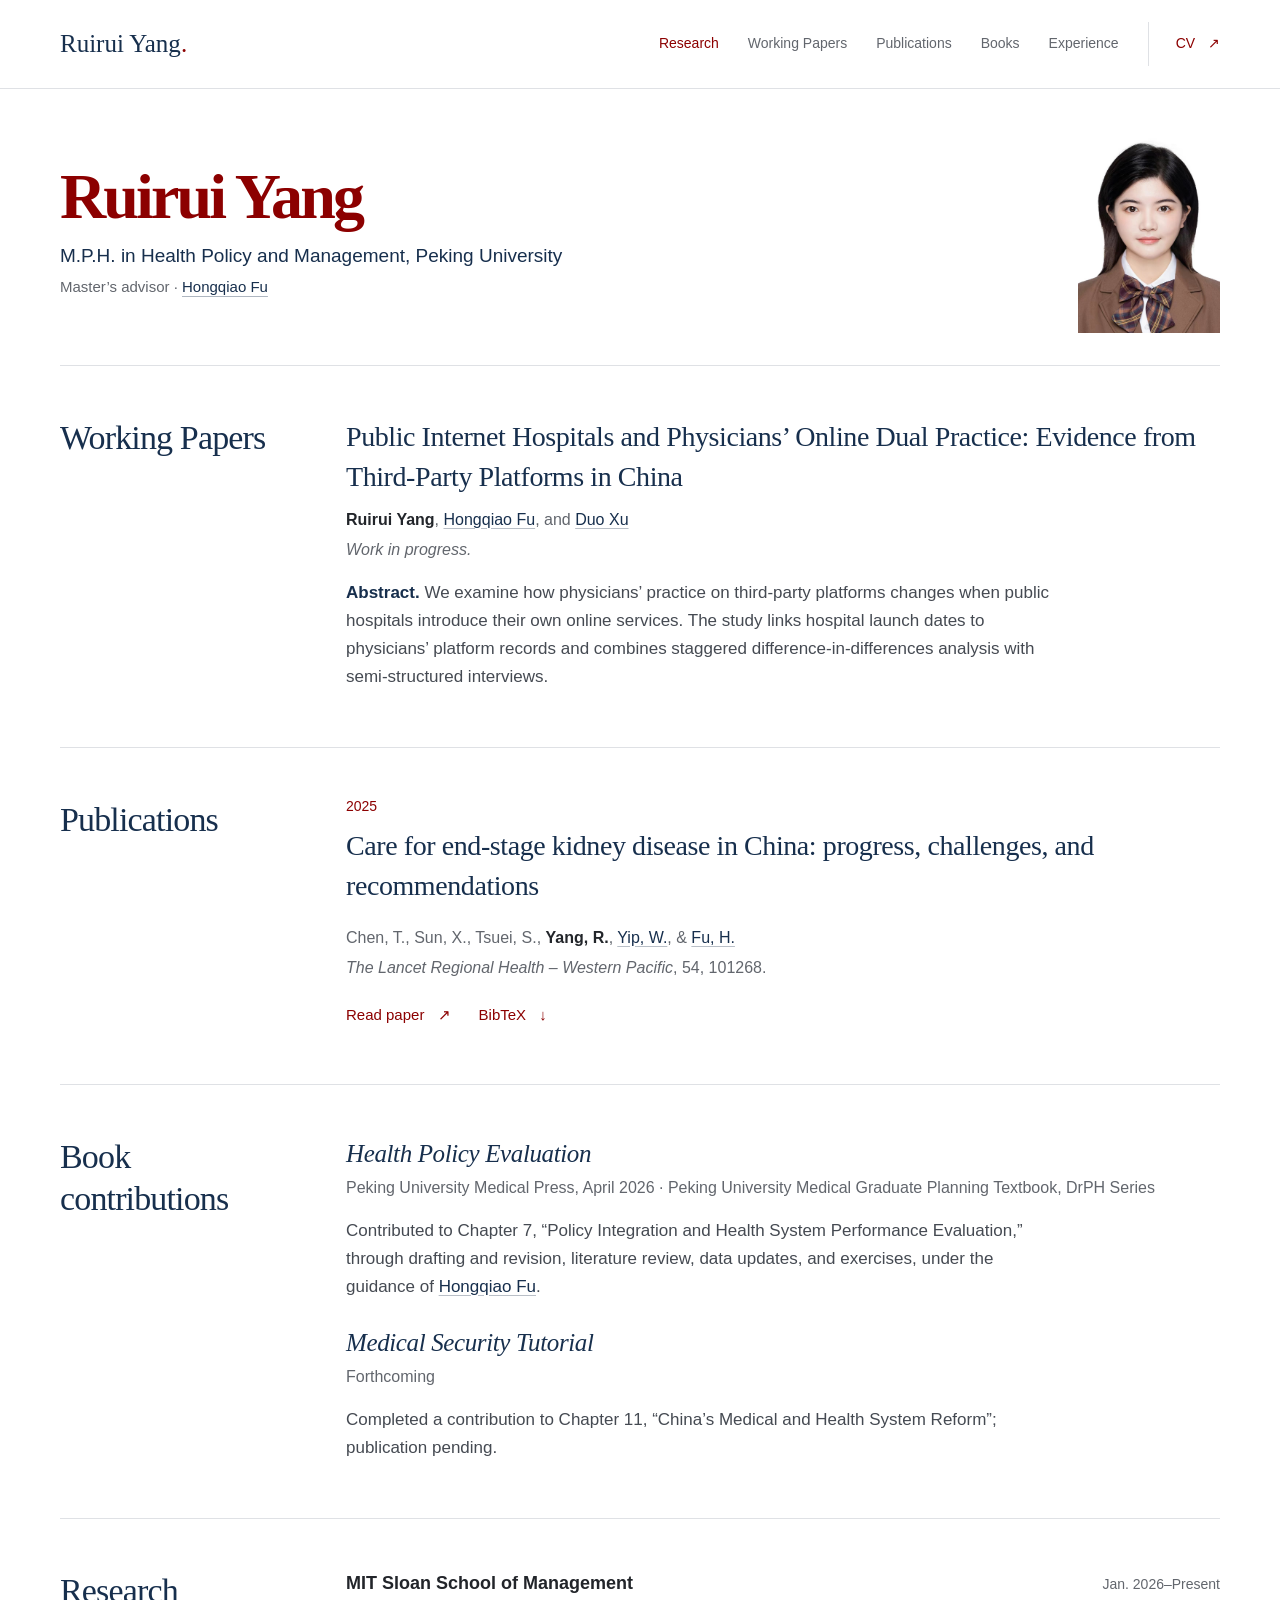
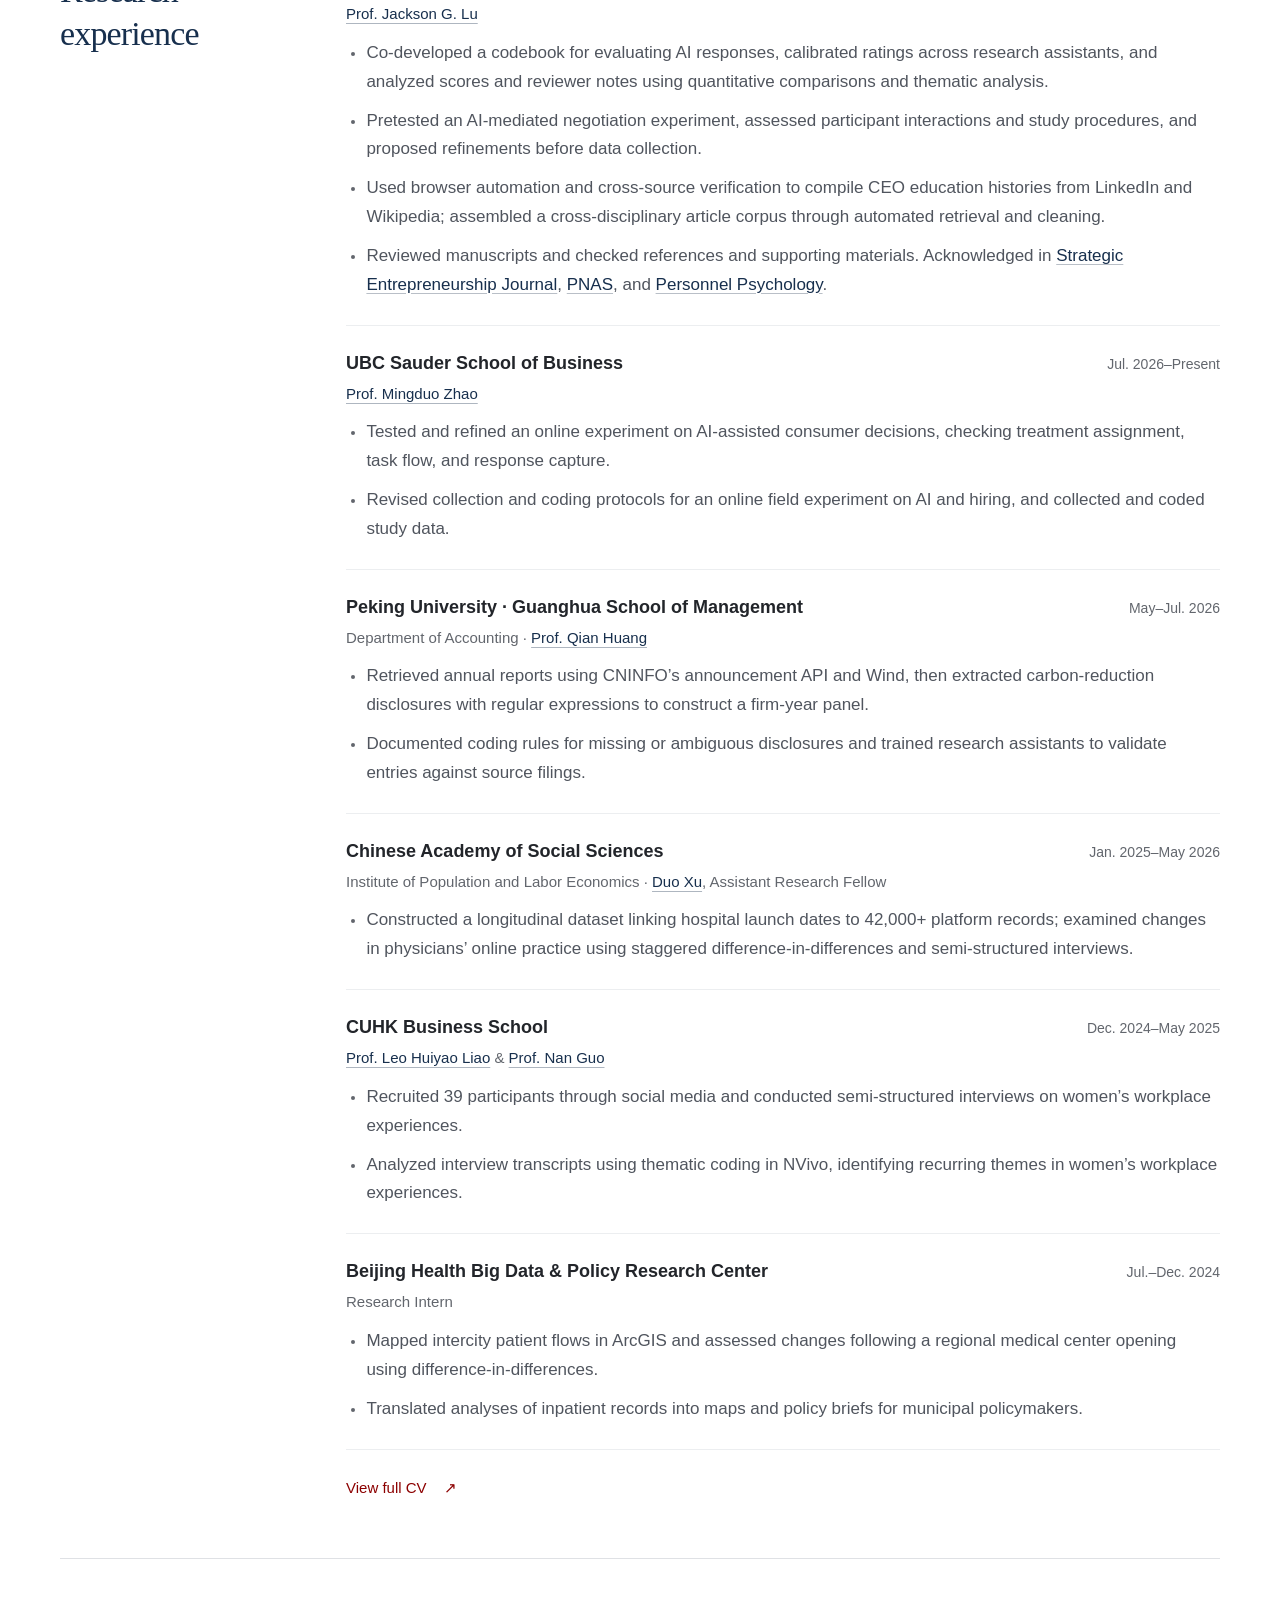
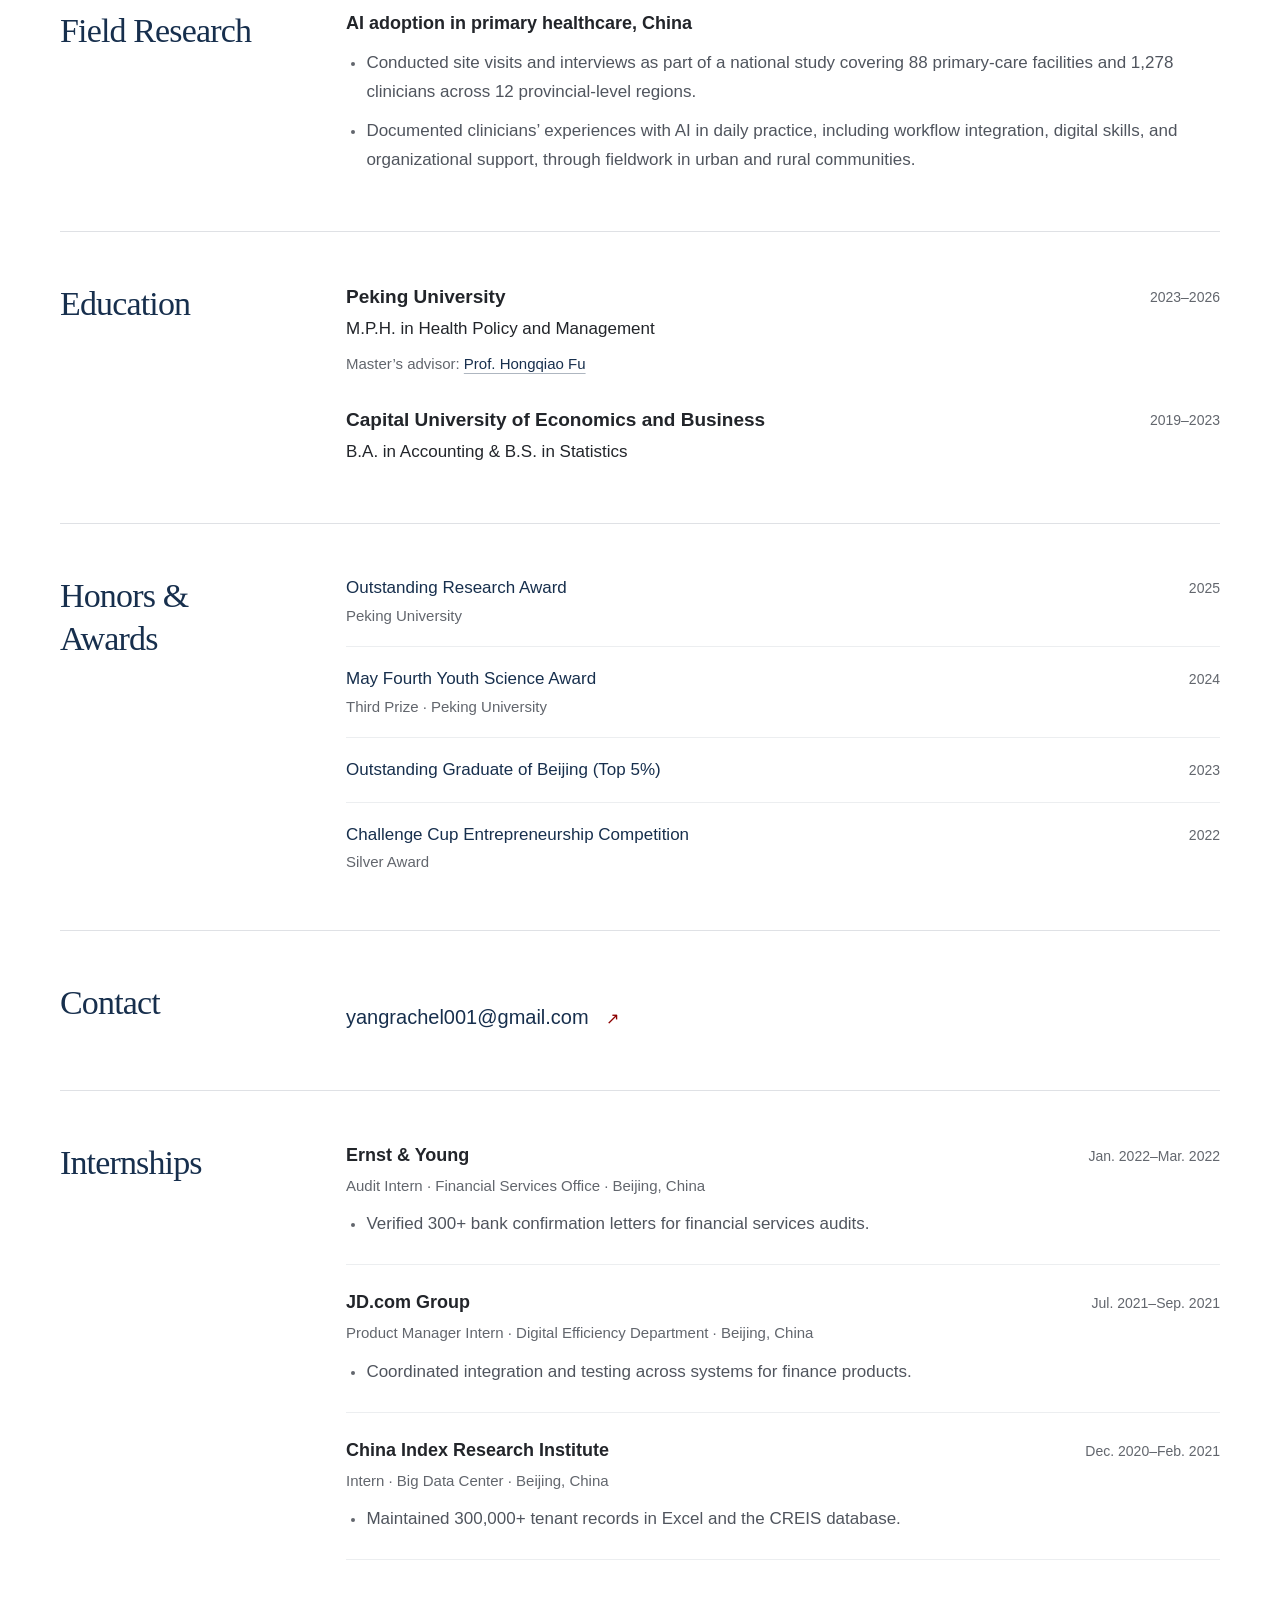
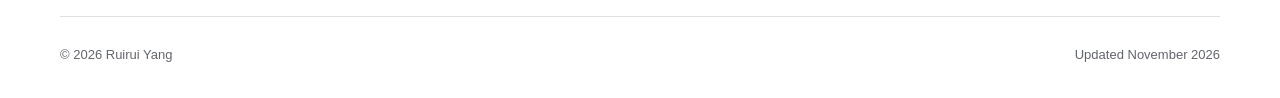
<file: index.html>
<!doctype html>
<html lang="en">
<head>
  <meta charset="utf-8">
  <meta name="viewport" content="width=device-width, initial-scale=1">
  <meta name="theme-color" content="#8c0000">
  <title>Ruirui Yang</title>
  <meta name="description" content="Ruirui Yang’s academic homepage: working papers, publications, book contributions, and research experience.">
  <link rel="canonical" href="https://rachel-00.github.io/">
  <meta property="og:type" content="website">
  <meta property="og:title" content="Ruirui Yang">
  <meta property="og:description" content="Working papers, publications, and research experience.">
  <meta property="og:url" content="https://rachel-00.github.io/">
  <meta property="og:image" content="https://rachel-00.github.io/assets/portrait.jpg">
  <link rel="icon" href="assets/favicon.svg" type="image/svg+xml">
  <link rel="stylesheet" href="style.css?v=1cc2e559c8cb">
  <script src="script.js?v=447351da52c9" defer></script>
</head>
<body>
  <a class="skip-link" href="#main">Skip to content</a>
  <header class="site-header">
    <div class="header-inner">
      <a class="brand" href="#home" aria-label="Ruirui Yang, home">Ruirui Yang<span aria-hidden="true">.</span></a>
      <button class="menu-toggle" type="button" aria-expanded="false" aria-controls="navigation">Menu <span aria-hidden="true">+</span></button>
      <nav id="navigation" aria-label="Main navigation">
        <a href="#research">Research</a>
        <a href="#working-papers">Working Papers</a>
        <a href="#publications">Publications</a>
        <a href="#book-chapters">Books</a>
        <a href="#experience">Experience</a>
        <a class="nav-cv" href="cv.html?v=a7d59765925c" target="_blank" rel="noopener">CV <span aria-hidden="true">↗</span><span class="sr-only"> (opens in a new tab)</span></a>
      </nav>
    </div>
  </header>
  <main id="main" class="wrap">
    <section class="research-intro" id="research" aria-labelledby="name">
      <div class="identity" id="home">
        <h1 id="name">Ruirui Yang</h1>
        <p class="affiliation">M.P.H. in Health Policy and Management, Peking University</p>
        <p class="mentor">Master’s advisor · <a href="https://sph.pku.edu.cn/info/1652/4304.htm" target="_blank" rel="noopener">Hongqiao Fu<span class="sr-only"> (opens in a new tab)</span></a></p>
      </div>
      <figure class="profile-photo"><img src="assets/portrait.jpg" width="780" height="1134" alt="Ruirui Yang" fetchpriority="high"></figure>
    </section>

    <section class="content-section" id="working-papers" aria-labelledby="working-title">
      <div class="section-heading"><h2 id="working-title">Working Papers</h2></div>
      <article class="section-content publication working-paper" aria-labelledby="hospital-paper">
        <h3 id="hospital-paper">Public Internet Hospitals and Physicians’ Online Dual Practice: Evidence from Third-Party Platforms in China</h3>
        <p class="authors"><strong>Ruirui Yang</strong>, <a href="https://sph.pku.edu.cn/info/1652/4304.htm">Hongqiao Fu</a>, and <a href="http://iple.cssn.cn/kydw/tx/xd/">Duo Xu</a></p>
        <p class="journal"><em>Work in progress.</em></p>
        <p class="paper-abstract"><b>Abstract.</b> We examine how physicians’ practice on third-party platforms changes when public hospitals introduce their own online services.<span> The study links hospital launch dates to physicians’ platform records and combines staggered difference-in-differences analysis with semi-structured interviews.</span></p>
      </article>
    </section>

    <section class="content-section" id="publications" aria-labelledby="publications-title">
      <div class="section-heading"><h2 id="publications-title">Publications</h2></div>
      <div class="section-content"><article class="publication">
        <p class="publication-year">2025</p>
        <h3><a href="https://doi.org/10.1016/j.lanwpc.2024.101268" target="_blank" rel="noopener">Care for end-stage kidney disease in China: progress, challenges, and recommendations<span class="sr-only"> (opens in a new tab)</span></a></h3>
        <p class="authors">Chen, T., Sun, X., Tsuei, S., <strong>Yang, R.</strong>, <a href="https://hsph.harvard.edu/profile/winnie-yip/" target="_blank" rel="noopener">Yip, W.</a>, &amp; <a href="https://sph.pku.edu.cn/info/1652/4304.htm" target="_blank" rel="noopener">Fu, H.</a></p>
        <p class="journal"><em>The Lancet Regional Health – Western Pacific</em>, 54, 101268.</p>
        <div class="publication-links"><a href="https://doi.org/10.1016/j.lanwpc.2024.101268" target="_blank" rel="noopener">Read paper <span aria-hidden="true">↗</span><span class="sr-only"> (opens in a new tab)</span></a><a href="assets/yang-2025-kidney-care.bib" download>BibTeX <span aria-hidden="true">↓</span></a></div>
      </article></div>
    </section>


    <section class="content-section" id="book-chapters" aria-labelledby="books-title">
      <div class="section-heading"><h2 id="books-title">Book contributions</h2></div>
      <div class="section-content">
        <article class="publication">
          <h3><em>Health Policy Evaluation</em></h3>
          <p class="journal">Peking University Medical Press, April 2026 · Peking University Medical Graduate Planning Textbook, DrPH Series</p>
          <p class="paper-abstract">Contributed to Chapter 7, “Policy Integration and Health System Performance Evaluation,” through drafting and revision, literature review, data updates, and exercises, under the guidance of <a href="https://sph.pku.edu.cn/info/1652/4304.htm" target="_blank" rel="noopener">Hongqiao Fu</a>.</p>
        </article>
        <article class="publication" style="margin-top:24px">
          <h3><em>Medical Security Tutorial</em></h3>
          <p class="journal">Forthcoming</p>
          <p class="paper-abstract">Completed a contribution to Chapter 11, “China’s Medical and Health System Reform”; publication pending.</p>
        </article>
      </div>
    </section>
    <section class="content-section" id="experience" aria-labelledby="experience-title">
      <div class="section-heading"><h2 id="experience-title">Research experience</h2></div>
      <div class="section-content">

        <article class="appointment">
          <div class="entry"><h3>MIT Sloan School of Management</h3><p class="date">Jan. 2026–Present</p></div>
          <p class="mentor"><a href="https://www.jacksonlu.net/" target="_blank" rel="noopener">Prof. Jackson G. Lu<span class="sr-only"> (opens in a new tab)</span></a></p>
          <ul>
            <li>Co-developed a codebook for evaluating AI responses, calibrated ratings across research assistants, and analyzed scores and reviewer notes using quantitative comparisons and thematic analysis.</li>
            <li>Pretested an AI-mediated negotiation experiment, assessed participant interactions and study procedures, and proposed refinements before data collection.</li>
            <li>Used browser automation and cross-source verification to compile CEO education histories from LinkedIn and Wikipedia; assembled a cross-disciplinary article corpus through automated retrieval and cleaning.</li>
            <li>Reviewed manuscripts and checked references and supporting materials. Acknowledged in <a href="https://doi.org/10.1002/sej.70050" target="_blank" rel="noopener">Strategic Entrepreneurship Journal</a>, <a href="https://www.pnas.org/doi/10.1073/pnas.2602128123" target="_blank" rel="noopener">PNAS</a>, and <a href="https://doi.org/10.1111/peps.70041" target="_blank" rel="noopener">Personnel Psychology</a>.</li>
          </ul>
        </article>
        <article class="appointment">
          <div class="entry"><h3>UBC Sauder School of Business</h3><p class="date">Jul. 2026–Present</p></div>
          <p class="mentor"><a href="https://mingduozhao.com/" target="_blank" rel="noopener">Prof. Mingduo Zhao<span class="sr-only"> (opens in a new tab)</span></a></p>
          <ul>
            <li>Tested and refined an online experiment on AI-assisted consumer decisions, checking treatment assignment, task flow, and response capture.</li>
            <li>Revised collection and coding protocols for an online field experiment on AI and hiring, and collected and coded study data.</li>
          </ul>
        </article>
        <article class="appointment">
          <div class="entry"><h3>Peking University · Guanghua School of Management</h3><p class="date">May–Jul. 2026</p></div>
          <p class="mentor">Department of Accounting · <a href="https://en.gsm.pku.edu.cn/faculty/qhuang/" target="_blank" rel="noopener">Prof. Qian Huang<span class="sr-only"> (opens in a new tab)</span></a></p>
          <ul>
            <li>Retrieved annual reports using CNINFO’s announcement API and Wind, then extracted carbon-reduction disclosures with regular expressions to construct a firm-year panel.</li>
            <li>Documented coding rules for missing or ambiguous disclosures and trained research assistants to validate entries against source filings.</li>
          </ul>
        </article>
        <article class="appointment">
          <div class="entry"><h3>Chinese Academy of Social Sciences</h3><p class="date">Jan. 2025–May 2026</p></div>
          <p class="mentor">Institute of Population and Labor Economics · <a href="http://iple.cssn.cn/kydw/tx/xd/" target="_blank" rel="noopener">Duo Xu<span class="sr-only"> (opens in a new tab)</span></a>, Assistant Research Fellow</p>
          <ul>
            <li>Constructed a longitudinal dataset linking hospital launch dates to 42,000+ platform records; examined changes in physicians’ online practice using staggered difference-in-differences and semi-structured interviews.</li>
          </ul>
        </article>
        <article class="appointment">
          <div class="entry"><h3>CUHK Business School</h3><p class="date">Dec. 2024–May 2025</p></div>
          <p class="mentor"><a href="https://www.bschool.cuhk.edu.hk/staff/liao-huiyao/" target="_blank" rel="noopener">Prof. Leo Huiyao Liao<span class="sr-only"> (opens in a new tab)</span></a> &amp; <a href="https://www.bschool.cuhk.edu.hk/staff/guo-nan/" target="_blank" rel="noopener">Prof. Nan Guo<span class="sr-only"> (opens in a new tab)</span></a></p>
          <ul>
            <li>Recruited 39 participants through social media and conducted semi-structured interviews on women’s workplace experiences.</li>
            <li>Analyzed interview transcripts using thematic coding in NVivo, identifying recurring themes in women’s workplace experiences.</li>
          </ul>
        </article>
        <article class="appointment">
          <div class="entry"><h3>Beijing Health Big Data &amp; Policy Research Center</h3><p class="date">Jul.–Dec. 2024</p></div>
          <p class="mentor">Research Intern</p><ul>
            <li>Mapped intercity patient flows in ArcGIS and assessed changes following a regional medical center opening using difference-in-differences.</li>
            <li>Translated analyses of inpatient records into maps and policy briefs for municipal policymakers.</li>
          </ul>
        </article>
        <a class="text-link full-cv-link" href="cv.html?v=a7d59765925c" target="_blank" rel="noopener">View full CV <span aria-hidden="true">↗</span><span class="sr-only"> (opens in a new tab)</span></a>
      </div>
    </section>


    <section class="content-section" id="field-research" aria-labelledby="field-title">
      <div class="section-heading"><h2 id="field-title">Field Research</h2></div>
      <div class="section-content">
        <article class="appointment">
          <h3>AI adoption in primary healthcare, China</h3>
          <ul>
            <li>Conducted site visits and interviews as part of a national study covering 88 primary-care facilities and 1,278 clinicians across 12 provincial-level regions.</li>
            <li>Documented clinicians’ experiences with AI in daily practice, including workflow integration, digital skills, and organizational support, through fieldwork in urban and rural communities.</li>
          </ul>
        </article>
      </div>
    </section>

    <section class="content-section" id="education" aria-labelledby="education-title">
      <div class="section-heading"><h2 id="education-title">Education</h2></div>
      <div class="section-content education-list">
        <article class="entry"><div><h3>Peking University</h3><p>M.P.H. in Health Policy and Management</p><p class="mentor">Master’s advisor: <a href="https://sph.pku.edu.cn/info/1652/4304.htm" target="_blank" rel="noopener">Prof. Hongqiao Fu<span class="sr-only"> (opens in a new tab)</span></a></p></div><p class="date">2023–2026</p></article>
        <article class="entry"><div><h3>Capital University of Economics and Business</h3><p>B.A. in Accounting &amp; B.S. in Statistics</p></div><p class="date">2019–2023</p></article>
      </div>
    </section>


    <section class="content-section" id="honors" aria-labelledby="honors-title">
      <div class="section-heading"><h2 id="honors-title">Honors &amp; Awards</h2></div>
      <ul class="section-content honors-list">
        <li class="award-entry"><div><h3>Outstanding Research Award</h3><p>Peking University</p></div><time datetime="2025">2025</time></li>
        <li class="award-entry"><div><h3>May Fourth Youth Science Award</h3><p>Third Prize · Peking University</p></div><time datetime="2024">2024</time></li>
        <li class="award-entry"><div><h3>Outstanding Graduate of Beijing (Top 5%)</h3></div><time datetime="2023">2023</time></li>
        <li class="award-entry"><div><h3>Challenge Cup Entrepreneurship Competition</h3><p>Silver Award</p></div><time datetime="2022">2022</time></li>
      </ul>
    </section>
    <section class="content-section contact-section" id="contact" aria-labelledby="contact-title">
      <div class="section-heading"><h2 id="contact-title">Contact</h2></div>
      <div class="section-content"><a href="mailto:yangrachel001@gmail.com">yangrachel001@gmail.com <span aria-hidden="true">↗</span></a></div>
    </section>
    <section class="content-section" id="internships" aria-labelledby="internships-title">
      <div class="section-heading"><h2 id="internships-title">Internships</h2></div>
      <div class="section-content">
        <article class="appointment">
          <div class="entry"><h3>Ernst &amp; Young</h3><p class="date">Jan. 2022–Mar. 2022</p></div>
          <p class="mentor">Audit Intern · Financial Services Office · Beijing, China</p>
          <ul><li>Verified 300+ bank confirmation letters for financial services audits.</li></ul>
        </article>
        <article class="appointment">
          <div class="entry"><h3>JD.com Group</h3><p class="date">Jul. 2021–Sep. 2021</p></div>
          <p class="mentor">Product Manager Intern · Digital Efficiency Department · Beijing, China</p>
          <ul><li>Coordinated integration and testing across systems for finance products.</li></ul>
        </article>
        <article class="appointment">
          <div class="entry"><h3>China Index Research Institute</h3><p class="date">Dec. 2020–Feb. 2021</p></div>
          <p class="mentor">Intern · Big Data Center · Beijing, China</p>
          <ul><li>Maintained 300,000+ tenant records in Excel and the CREIS database.</li></ul>
        </article>
      </div>
    </section>
  </main>
  <footer class="wrap site-footer"><p>© <span id="year">2026</span> Ruirui Yang</p><p>Updated November 2026</p></footer>
</body>
</html>
</file>
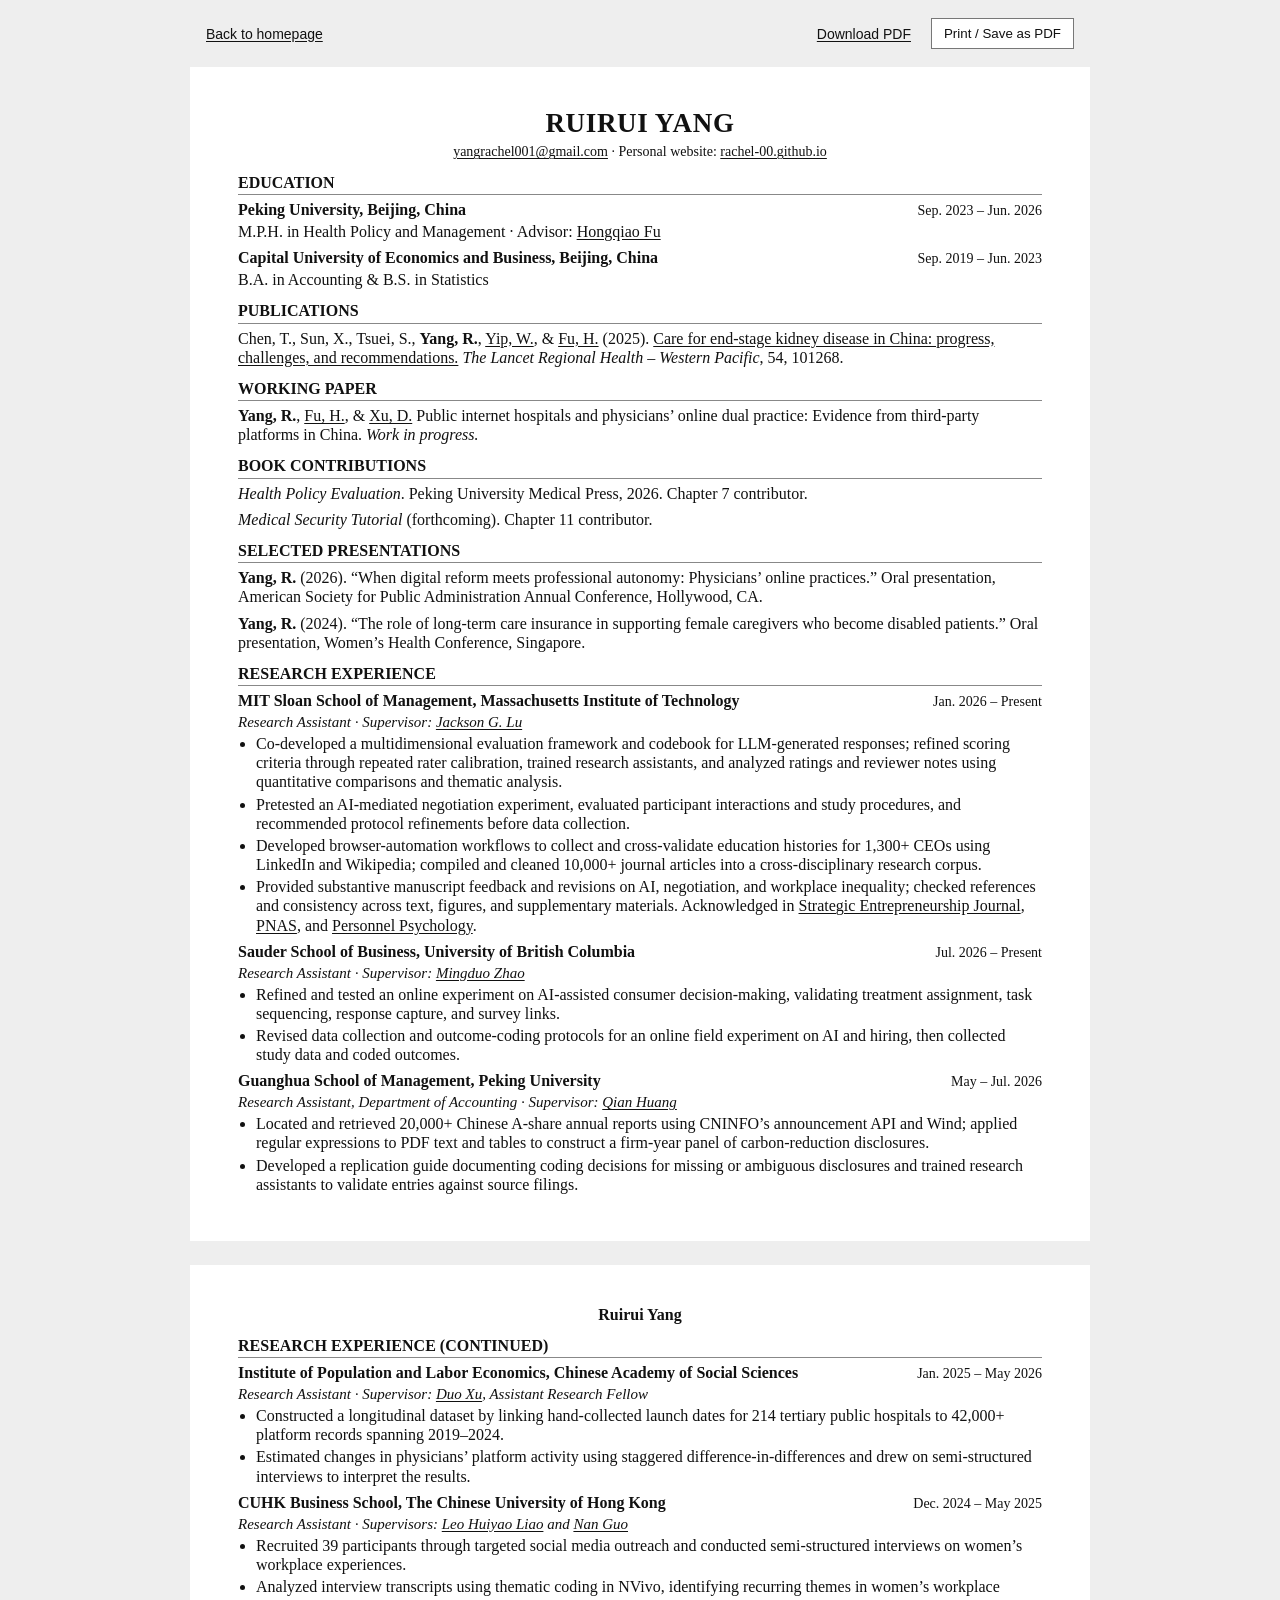
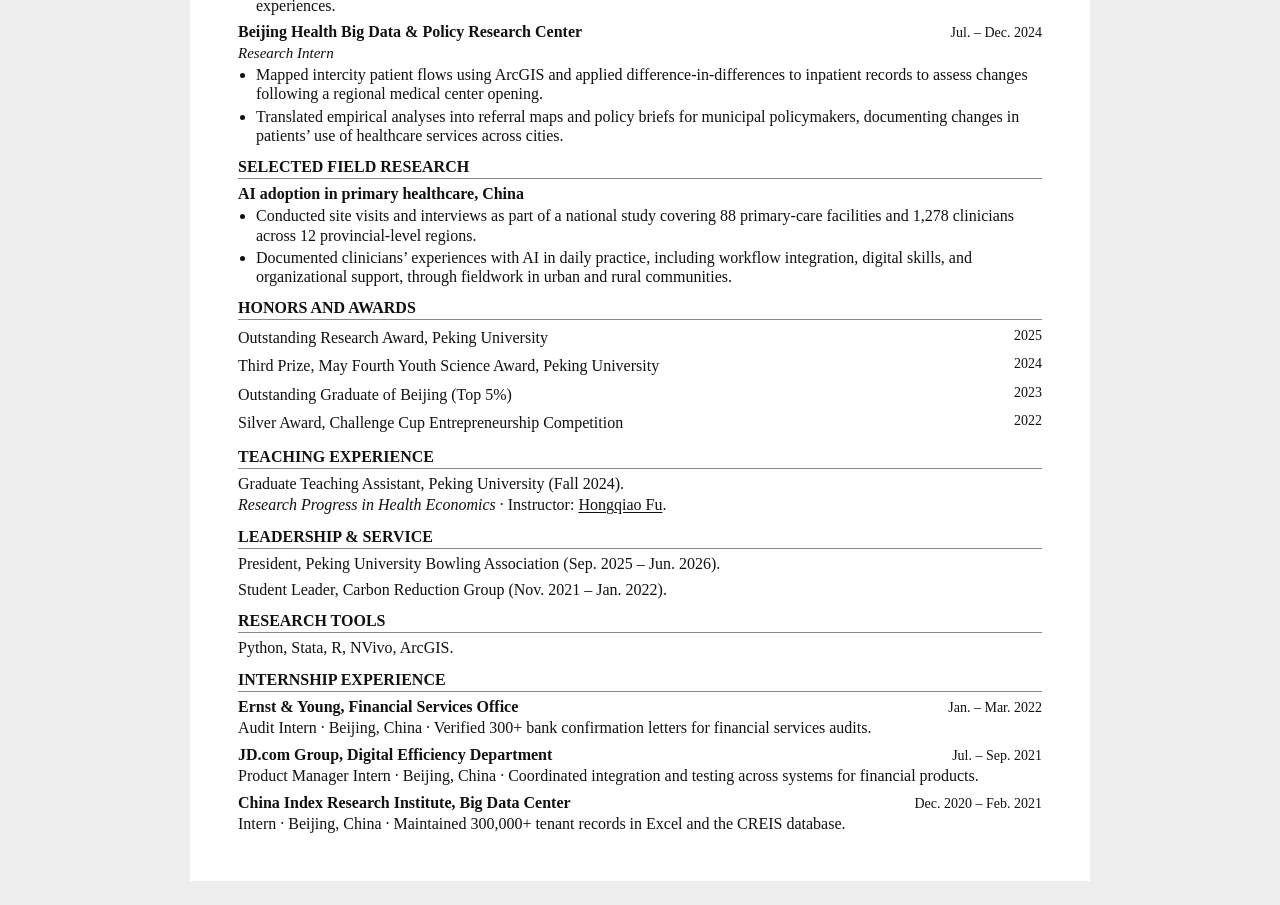
<file: cv.html>
<!doctype html>
<html lang="en">
<head>
<meta charset="utf-8"><meta name="viewport" content="width=device-width,initial-scale=1">
<title>Ruirui Yang | CV</title>
<style>
* { box-sizing: border-box; }
body { margin: 0; background: #eee; color: #111; font: 16px/1.2 "Times New Roman", Times, serif; }
a { color: inherit; text-decoration: underline; text-underline-offset: 2px; }
.toolbar { max-width: 900px; margin: 18px auto; padding: 0 16px; display: flex; gap: 20px; align-items: center; flex-wrap: wrap; font: 14px Arial, sans-serif; }
.toolbar .pdf-download { margin-left: auto; }
.toolbar button { border: 1px solid #777; background: white; color: #111; padding: 7px 12px; cursor: pointer; }
.sheet { background: white; max-width: 900px; margin: 0 auto 24px; padding: 40px 48px; }
h1 { margin: 0 0 5px; text-align: center; font-size: 27px; font-weight: 700; letter-spacing: .025em; }
.contact { text-align: center; margin-bottom: 12px; font-size: 14px; }
h2 { margin: 12px 0 5px; padding-bottom: 2px; border-bottom: 1px solid #888; font-size: 16px; font-weight: 700; text-transform: uppercase; }
.entry { margin: 0 0 7px; }
.top { display: flex; justify-content: space-between; gap: 18px; align-items: baseline; }
.top strong { font-size: inherit; font-weight: 700; }
.date { white-space: nowrap; font-size: 14px; }
p { margin: 2px 0; }
.sub { font-size: 15px; font-style: italic; }
ul { margin: 3px 0 4px; padding-left: 18px; }
li { margin-bottom: 3px; }
.continued-name { font-weight: 700; text-align: center; margin: 0 0 8px; }
.honors-list { list-style: none; margin: 0; padding: 0; }
.award-entry { display: grid; grid-template-columns: minmax(0,1fr) 44px; column-gap: 18px; padding: 3px 0; }
.award-entry h3 { margin: 0; font-size: inherit; font-weight: 400; }
.award-entry p { margin: 0; font-size: 14px; }
.award-entry time { font-size: 14px; text-align: right; }
@media (max-width: 700px) { .sheet { padding: 25px 20px; margin: 0; } .top { display: block; } .date { display: block; margin-top: 2px; } }
@media print {
 body { background: white; font-size: 11pt; line-height: 1.12; }
 .toolbar { display: none; }
 .sheet { max-width: none; padding: 0; margin: 0; }
 .page-break { break-before: page; }
 h1 { font-size: 22pt; }
 h2 { font-size: 11.3pt; margin: 9px 0 4px; break-after: avoid; }
 .contact { font-size: 10.5pt; margin-bottom: 10px; }
 .top { display: flex; }
 .date { display: inline; font-size: 10pt; margin: 0; }
 .sub { font-size: 10.5pt; }
 .entry { margin-bottom: 5px; break-inside: avoid; }
 li { margin-bottom: 2px; }
 .award-entry { padding: 2px 0; break-inside: avoid; }
 .award-entry p, .award-entry time { font-size: 10pt; }
 @page { size: letter; margin: .45in .6in .48in; @bottom-center { content: counter(page); font: 10pt "Times New Roman", serif; color: #111; } }
}
</style></head>
<body>
<div class="toolbar"><a href="index.html">Back to homepage</a><a class="pdf-download" href="assets/Ruirui_Yang_CV.pdf?v=a7d59765925c" download>Download PDF</a><button onclick="window.print()">Print / Save as PDF</button></div>
<main>
<section class="sheet">
<h1>RUIRUI YANG</h1>
<div class="contact"><a href="mailto:yangrachel001@gmail.com">yangrachel001@gmail.com</a> · Personal website: <a href="https://rachel-00.github.io/">rachel-00.github.io</a></div>
<h2>Education</h2>
<div class="entry"><div class="top"><strong>Peking University, Beijing, China</strong><span class="date">Sep. 2023 – Jun. 2026</span></div><p>M.P.H. in Health Policy and Management · Advisor: <a href="https://sph.pku.edu.cn/info/1652/4304.htm">Hongqiao Fu</a></p></div>
<div class="entry"><div class="top"><strong>Capital University of Economics and Business, Beijing, China</strong><span class="date">Sep. 2019 – Jun. 2023</span></div><p>B.A. in Accounting &amp; B.S. in Statistics</p></div>
<h2>Publications</h2>
<div class="entry"><p>Chen, T., Sun, X., Tsuei, S., <strong>Yang, R.</strong>, <a href="https://hsph.harvard.edu/profile/winnie-yip/">Yip, W.</a>, &amp; <a href="https://sph.pku.edu.cn/info/1652/4304.htm">Fu, H.</a> (2025). <a href="https://doi.org/10.1016/j.lanwpc.2024.101268">Care for end-stage kidney disease in China: progress, challenges, and recommendations.</a> <em>The Lancet Regional Health – Western Pacific</em>, 54, 101268.</p></div>
<h2>Working Paper</h2>
<div class="entry"><p><strong>Yang, R.</strong>, <a href="https://sph.pku.edu.cn/info/1652/4304.htm">Fu, H.</a>, &amp; <a href="http://iple.cssn.cn/kydw/tx/xd/">Xu, D.</a> Public internet hospitals and physicians’ online dual practice: Evidence from third-party platforms in China. <em>Work in progress.</em></p></div>
<h2>Book Contributions</h2>
<div class="entry"><p><em>Health Policy Evaluation</em>. Peking University Medical Press, 2026. Chapter 7 contributor.</p></div>
<div class="entry"><p><em>Medical Security Tutorial</em> (forthcoming). Chapter 11 contributor.</p></div>
<h2>Selected Presentations</h2>
<div class="entry"><p><strong>Yang, R.</strong> (2026). “When digital reform meets professional autonomy: Physicians’ online practices.” Oral presentation, American Society for Public Administration Annual Conference, Hollywood, CA.</p></div>
<div class="entry"><p><strong>Yang, R.</strong> (2024). “The role of long-term care insurance in supporting female caregivers who become disabled patients.” Oral presentation, Women’s Health Conference, Singapore.</p></div>
<h2>Research Experience</h2>
<div class="entry"><div class="top"><strong>MIT Sloan School of Management, Massachusetts Institute of Technology</strong><span class="date">Jan. 2026 – Present</span></div><p class="sub">Research Assistant · Supervisor: <a href="https://www.jacksonlu.net/">Jackson G. Lu</a></p><ul><li>Co-developed a multidimensional evaluation framework and codebook for LLM-generated responses; refined scoring criteria through repeated rater calibration, trained research assistants, and analyzed ratings and reviewer notes using quantitative comparisons and thematic analysis.</li><li>Pretested an AI-mediated negotiation experiment, evaluated participant interactions and study procedures, and recommended protocol refinements before data collection.</li><li>Developed browser-automation workflows to collect and cross-validate education histories for 1,300+ CEOs using LinkedIn and Wikipedia; compiled and cleaned 10,000+ journal articles into a cross-disciplinary research corpus.</li><li>Provided substantive manuscript feedback and revisions on AI, negotiation, and workplace inequality; checked references and consistency across text, figures, and supplementary materials. Acknowledged in <a href="https://doi.org/10.1002/sej.70050">Strategic Entrepreneurship Journal</a>, <a href="https://www.pnas.org/doi/10.1073/pnas.2602128123">PNAS</a>, and <a href="https://doi.org/10.1111/peps.70041">Personnel Psychology</a>.</li></ul></div>
<div class="entry"><div class="top"><strong>Sauder School of Business, University of British Columbia</strong><span class="date">Jul. 2026 – Present</span></div><p class="sub">Research Assistant · Supervisor: <a href="https://mingduozhao.com/">Mingduo Zhao</a></p><ul><li>Refined and tested an online experiment on AI-assisted consumer decision-making, validating treatment assignment, task sequencing, response capture, and survey links.</li><li>Revised data collection and outcome-coding protocols for an online field experiment on AI and hiring, then collected study data and coded outcomes.</li></ul></div>
<div class="entry"><div class="top"><strong>Guanghua School of Management, Peking University</strong><span class="date">May – Jul. 2026</span></div><p class="sub">Research Assistant, Department of Accounting · Supervisor: <a href="https://en.gsm.pku.edu.cn/faculty/qhuang/">Qian Huang</a></p><ul><li>Located and retrieved 20,000+ Chinese A-share annual reports using CNINFO’s announcement API and Wind; applied regular expressions to PDF text and tables to construct a firm-year panel of carbon-reduction disclosures.</li><li>Developed a replication guide documenting coding decisions for missing or ambiguous disclosures and trained research assistants to validate entries against source filings.</li></ul></div>
</section>
<section class="sheet page-break">
<p class="continued-name">Ruirui Yang</p>
<h2>Research Experience (continued)</h2>
<div class="entry"><div class="top"><strong>Institute of Population and Labor Economics, Chinese Academy of Social Sciences</strong><span class="date">Jan. 2025 – May 2026</span></div><p class="sub">Research Assistant · Supervisor: <a href="http://iple.cssn.cn/kydw/tx/xd/">Duo Xu</a>, Assistant Research Fellow</p><ul><li>Constructed a longitudinal dataset by linking hand-collected launch dates for 214 tertiary public hospitals to 42,000+ platform records spanning 2019–2024.</li><li>Estimated changes in physicians’ platform activity using staggered difference-in-differences and drew on semi-structured interviews to interpret the results.</li></ul></div>
<div class="entry"><div class="top"><strong>CUHK Business School, The Chinese University of Hong Kong</strong><span class="date">Dec. 2024 – May 2025</span></div><p class="sub">Research Assistant · Supervisors: <a href="https://www.bschool.cuhk.edu.hk/staff/liao-huiyao/">Leo Huiyao Liao</a> and <a href="https://www.bschool.cuhk.edu.hk/staff/guo-nan/">Nan Guo</a></p><ul><li>Recruited 39 participants through targeted social media outreach and conducted semi-structured interviews on women’s workplace experiences.</li><li>Analyzed interview transcripts using thematic coding in NVivo, identifying recurring themes in women’s workplace experiences.</li></ul></div>
<div class="entry"><div class="top"><strong>Beijing Health Big Data &amp; Policy Research Center</strong><span class="date">Jul. – Dec. 2024</span></div><p class="sub">Research Intern</p><ul><li>Mapped intercity patient flows using ArcGIS and applied difference-in-differences to inpatient records to assess changes following a regional medical center opening.</li><li>Translated empirical analyses into referral maps and policy briefs for municipal policymakers, documenting changes in patients’ use of healthcare services across cities.</li></ul></div>
<h2>Selected Field Research</h2>
<div class="entry"><strong>AI adoption in primary healthcare, China</strong><ul>
            <li>Conducted site visits and interviews as part of a national study covering 88 primary-care facilities and 1,278 clinicians across 12 provincial-level regions.</li>
            <li>Documented clinicians’ experiences with AI in daily practice, including workflow integration, digital skills, and organizational support, through fieldwork in urban and rural communities.</li>
          </ul></div>
<h2>Honors and Awards</h2>
<ul class="honors-list">
        <li class="award-entry"><div><h3>Outstanding Research Award, Peking University</h3></div><time datetime="2025">2025</time></li>
        <li class="award-entry"><div><h3>Third Prize, May Fourth Youth Science Award, Peking University</h3></div><time datetime="2024">2024</time></li>
        <li class="award-entry"><div><h3>Outstanding Graduate of Beijing (Top 5%)</h3></div><time datetime="2023">2023</time></li>
        <li class="award-entry"><div><h3>Silver Award, Challenge Cup Entrepreneurship Competition</h3></div><time datetime="2022">2022</time></li>
      </ul><h2>Teaching Experience</h2>
<div class="entry"><p>Graduate Teaching Assistant, Peking University (Fall 2024).</p><p><em>Research Progress in Health Economics</em> · Instructor: <a href="https://sph.pku.edu.cn/info/1652/4304.htm">Hongqiao Fu</a>.</p></div>
<h2>Leadership &amp; Service</h2><div class="entry"><p>President, Peking University Bowling Association (Sep. 2025 – Jun. 2026).</p></div>
<div class="entry"><p>Student Leader, Carbon Reduction Group (Nov. 2021 – Jan. 2022).</p></div>
<h2>Research Tools</h2><p>Python, Stata, R, NVivo, ArcGIS.</p>
<h2>Internship Experience</h2>
<div class="entry"><div class="top"><strong>Ernst &amp; Young, Financial Services Office</strong><span class="date">Jan. – Mar. 2022</span></div><p>Audit Intern · Beijing, China · Verified 300+ bank confirmation letters for financial services audits.</p></div>
<div class="entry"><div class="top"><strong>JD.com Group, Digital Efficiency Department</strong><span class="date">Jul. – Sep. 2021</span></div><p>Product Manager Intern · Beijing, China · Coordinated integration and testing across systems for financial products.</p></div>
<div class="entry"><div class="top"><strong>China Index Research Institute, Big Data Center</strong><span class="date">Dec. 2020 – Feb. 2021</span></div><p>Intern · Beijing, China · Maintained 300,000+ tenant records in Excel and the CREIS database.</p></div>
</section>
</main>
</body></html>
</file>
<file: style.css>
@charset "UTF-8";
:root{--red:#8c0000;--navy:#172f4d;--ink:#22252a;--muted:#62666d;--line:#dfe1e5;--paper:#fff;--serif:Georgia,'Times New Roman',serif;--sans:-apple-system,BlinkMacSystemFont,'Segoe UI',Arial,sans-serif}
*{box-sizing:border-box}html{scroll-behavior:smooth;scroll-padding-top:110px}body{margin:0;background:var(--paper);color:var(--ink);font:17px/1.7 var(--sans);-webkit-font-smoothing:antialiased}h1,h2,h3,p,figure{margin:0}a{color:inherit;text-decoration:none}a:hover{color:var(--red)}a:focus-visible,button:focus-visible{outline:2px solid var(--red);outline-offset:5px}::selection{background:#f2dada}.wrap,.header-inner{width:calc(100% - 112px);max-width:1160px;margin:auto}.sr-only{position:absolute;width:1px;height:1px;padding:0;margin:-1px;overflow:hidden;clip:rect(0,0,0,0);white-space:nowrap;border:0}.skip-link{position:fixed;top:10px;left:10px;z-index:30;padding:10px 20px;background:white;transform:translateY(-200%)}.skip-link:focus{transform:translateY(0)}
.site-header{position:sticky;top:0;z-index:10;background:rgba(255,255,255,.97);border-bottom:1px solid var(--line);backdrop-filter:blur(12px)}.header-inner{height:88px;display:flex;align-items:center;justify-content:space-between;gap:32px}.brand{font:400 25px/1.2 var(--serif);white-space:nowrap;color:var(--navy)}.brand>span{color:var(--red)}nav{display:flex;align-items:center;gap:29px;font-size:14px;color:var(--muted)}nav a{padding:10px 0}nav a[aria-current]{color:var(--red)}nav .nav-cv{color:var(--red);border-left:1px solid var(--line);padding-left:27px}nav .nav-cv>span[aria-hidden]{margin-left:9px}.menu-toggle{display:none}
.hero{display:grid;grid-template-columns:minmax(0,1fr) 280px;gap:72px;align-items:center;padding:78px 0 82px}.eyebrow{color:var(--muted);font-size:13px;letter-spacing:.13em;text-transform:uppercase;margin-bottom:25px}h1{font:400 clamp(64px,6.6vw,86px)/1.12 var(--serif);letter-spacing:-.045em;color:var(--red);white-space:nowrap}.intro{font-size:21px;line-height:1.65;margin-top:29px}.intro>span{font-size:19px;color:var(--navy)}.advisor{margin-top:13px;font-size:16px;color:var(--muted)}.advisor a,.mentor a,.project-mentor a{color:var(--navy);text-decoration:underline;text-decoration-color:#aeb6c0;text-decoration-thickness:1px;text-underline-offset:4px}.advisor a:hover,.mentor a:hover,.project-mentor a:hover{color:var(--red);text-decoration-color:var(--red)}.hero-links{display:flex;gap:30px;align-items:center;margin-top:33px;font-size:15px}.hero-links a>span[aria-hidden]{margin-left:12px}.button{background:var(--red);color:white;padding:12px 22px;display:inline-block}.button:hover{background:#690000;color:white}.text-link{color:var(--red)}.text-link:hover{text-decoration:underline;text-underline-offset:5px}.portrait{position:relative;padding:0 12px 12px 0}.portrait:after{content:'';position:absolute;inset:14px 0 0 14px;border-right:2px solid var(--red);border-bottom:2px solid var(--red);z-index:-1}.portrait img{display:block;width:100%;height:auto;aspect-ratio:780/1134}
.content-section,.projects-section{border-top:1px solid var(--line);padding:51px 0 56px}.content-section{display:grid;grid-template-columns:230px minmax(0,1fr);gap:56px}.section-heading{display:flex;flex-direction:column;gap:10px}.section-number{font-size:12px;letter-spacing:.14em;color:var(--red);line-height:1}h2{font:400 34px/1.25 var(--serif);color:var(--navy);letter-spacing:-.025em}.entry{display:flex;justify-content:space-between;gap:24px;align-items:flex-start}.entry+.entry{margin-top:29px}h3{font-size:19px;font-weight:600;line-height:1.5}.education-list p{font-size:17px;margin-top:4px}.mentor,.education-list .mentor{font-size:15px;color:var(--muted);margin-top:7px}.date,.education-list .date{font-size:14px;color:var(--muted);white-space:nowrap;flex-shrink:0;padding-top:3px;margin:0;font-variant-numeric:tabular-nums}.project-grid{display:grid;grid-template-columns:repeat(3,minmax(0,1fr));gap:36px;margin-top:35px}.project{border-top:2px solid var(--navy);padding-top:21px;display:flex;flex-direction:column;align-items:flex-start}.project-context{font-size:13px;color:var(--muted);letter-spacing:.02em}.project h3{font:400 27px/1.3 var(--serif);letter-spacing:-.02em;color:var(--navy);margin:15px 0}.project>p:not(.project-context):not(.project-mentor){font-size:16px;line-height:1.8;margin-bottom:20px}.project .project-mentor{margin-top:auto;font-size:14px}.publication-year{font-size:14px;line-height:1;color:var(--red);margin-bottom:13px}.publication h3{font:400 28px/1.4 var(--serif);letter-spacing:-.015em;color:var(--navy)}.publication h3 a:hover{text-decoration:underline;text-decoration-thickness:1px;text-underline-offset:5px}.authors{font-size:16px;color:var(--muted);margin-top:19px}.authors strong{color:var(--ink);font-weight:600}.journal{font-size:16px;color:var(--muted);margin-top:3px}.publication-links{display:flex;gap:28px;margin-top:21px;font-size:15px;color:var(--red)}.publication-links span[aria-hidden]{margin-left:9px}.publication-links a:hover{text-decoration:underline;text-underline-offset:5px}.section-note{font-size:15px;color:var(--muted);margin-bottom:24px}.appointment{padding-bottom:25px;border-bottom:1px solid #eceef0}.appointment+.appointment{margin-top:24px}.appointment h3{font-size:18px;font-weight:550}.appointment>.mentor{margin-top:4px}.full-cv-link{display:inline-block;margin-top:25px;font-size:15px}.full-cv-link>span[aria-hidden]{margin-left:13px}.contact-section .section-content{display:flex;flex-direction:column;align-items:flex-start;gap:6px;font-size:20px;color:var(--navy);padding-top:18px}.contact-section a{overflow-wrap:anywhere}.contact-section a>span{font-size:16px;color:var(--red);margin-left:12px}.contact-section a:hover{text-decoration:underline;text-underline-offset:5px}.site-footer{border-top:1px solid var(--line);display:flex;justify-content:space-between;gap:20px;padding:27px 0 32px;color:var(--muted);font-size:13px}
@media(max-width:1100px){.wrap,.header-inner{width:calc(100% - 80px)}.hero{grid-template-columns:minmax(0,1fr) 240px;gap:40px}h1{font-size:68px}.intro{font-size:19px}.content-section{grid-template-columns:200px minmax(0,1fr);gap:35px}.entry{flex-wrap:wrap;gap:5px 20px}.appointment .entry{display:block}.appointment .date{margin-top:3px}.project-grid{gap:28px}nav{gap:22px}}
@media(max-width:800px){.wrap,.header-inner{width:calc(100% - 56px)}.header-inner{height:76px}.brand{font-size:24px}.menu-toggle{display:flex;align-items:center;gap:14px;font:15px var(--sans);background:none;border:0;padding:12px 0 12px 12px;color:var(--navy);cursor:pointer}.menu-toggle>span{font-size:24px;line-height:1}.menu-toggle[aria-expanded=true]>span{transform:rotate(45deg)}nav{display:none;position:absolute;top:76px;left:0;right:0;background:white;border-bottom:1px solid var(--line);padding:17px 28px 25px;gap:0;align-items:stretch}nav.is-open{display:flex;flex-direction:column}nav a{padding:10px 0;font-size:16px}nav .nav-cv{border:0;padding-left:0}.hero{grid-template-columns:minmax(0,1fr) 190px;gap:28px;padding:55px 0 59px}h1{font-size:56px}.eyebrow{font-size:11px;letter-spacing:.08em;margin-bottom:20px}.intro{font-size:18px;margin-top:23px}.intro>span{font-size:17px}.advisor{font-size:15px}.hero-links{gap:21px;flex-wrap:wrap;margin-top:26px;font-size:14px}.button{padding:10px 17px}.content-section{grid-template-columns:1fr;gap:28px;padding:40px 0 45px}.projects-section{padding:40px 0 45px}.section-heading{flex-direction:row;align-items:baseline;gap:16px}h2{font-size:32px}h2 br{display:none}h2 br:after{content:' '}.project-grid{grid-template-columns:1fr;gap:29px;margin-top:28px}.project h3{font-size:26px;margin:10px 0}.project>p:not(.project-context):not(.project-mentor){margin-bottom:13px}.project-context{font-size:14px}.project .project-mentor{font-size:15px}.entry{flex-wrap:nowrap}.appointment .entry{display:flex}.contact-section .section-content{padding-top:0}.publication h3{font-size:27px}}
@media(max-width:600px){.hero{grid-template-columns:1fr;gap:35px;text-align:center}.hero-copy{display:flex;flex-direction:column;align-items:center}h1{font-size:clamp(45px,10.6vw,61px)}.eyebrow{font-size:11px;letter-spacing:.09em}.intro{font-size:18px}.hero-links{justify-content:center;gap:25px}.portrait{width:200px;justify-self:center}.entry,.appointment .entry{display:flex;flex-direction:column;gap:5px}.education-list p{font-size:16px}.education-list .mentor,.mentor{font-size:15px}.entry .date{font-size:14px;margin-top:5px}.appointment h3{font-size:18px}.appointment .mentor{margin-top:8px}.content-section,.projects-section{padding:34px 0 40px}.contact-section .section-content{font-size:18px}.site-footer{font-size:12px;gap:15px}.publication h3{font-size:26px}}
@media(max-width:360px){.wrap,.header-inner{width:calc(100% - 40px)}h1{font-size:44px}.hero-links{gap:18px;font-size:13px}.button{padding:10px 15px}.intro{font-size:17px}.advisor{font-size:14px}h2{font-size:29px}.site-footer{font-size:11px}}
@media(prefers-reduced-motion:reduce){html{scroll-behavior:auto}*{transition:none!important;animation:none!important}}
@media print{.site-header,.hero-links,.site-footer,.skip-link,.publication-links,.full-cv-link{display:none}.wrap{width:100%}.hero{padding:0 0 25px;grid-template-columns:1fr 130px;text-align:left}h1{font-size:44px}.intro{font-size:16px}.content-section{grid-template-columns:150px 1fr;gap:25px;padding:25px 0}.projects-section{padding:25px 0}h2{font-size:25px}.project-grid{grid-template-columns:repeat(3,1fr);gap:20px}.project h3{font-size:21px}.project>p:not(.project-context):not(.project-mentor){font-size:12px}.entry,.publication,.project,.appointment{break-inside:avoid}.appointment{padding-bottom:15px}.appointment+.appointment{margin-top:15px}.portrait:after{display:none}}

.appointment ul {
  margin: 12px 0 0;
  padding-inline-start: 1.2em;
  color: #50555e;
  font-size: 17px;
  line-height: 1.7;
}
.appointment li + li { margin-top: 10px; }
.appointment li::marker { color: var(--muted); font-size: .8em; }

.research-intro {
  display: grid;
  grid-template-columns: minmax(0, 1fr) 142px;
  grid-template-areas: "identity photo";
  gap: 15px 56px;
  align-content: center;
  padding: 38px 0 32px;
}
.identity { grid-area: identity; align-self: center; }
.research-intro h1 { font-size: clamp(50px, 5vw, 72px); font-weight: 600; }
.affiliation { margin-top: 9px; font-size: 19px; color: var(--navy); line-height: 1.45; }
.identity .mentor { margin-top: 4px; }
.profile-photo { grid-area: photo; align-self: center; }
.profile-photo img { display: block; width: 100%; height: auto; }
.working-paper h3 { text-wrap: pretty; }
.working-paper .authors { margin-top: 10px; }
.working-paper .authors a {
  text-decoration: underline;
  text-decoration-color: #b9bfc7;
  text-underline-offset: 3px;
}
.paper-abstract { max-width: 76ch; margin-top: 16px; line-height: 1.65; color: #454a52; }
.paper-abstract b { font-weight: 600; color: var(--navy); }
@media (max-width: 800px) {
  .research-intro { grid-template-columns: minmax(0, 1fr) 112px; column-gap: 30px; }
  .affiliation { font-size: 17px; }
}
@media (max-width: 600px) {
  .research-intro { grid-template-columns: minmax(0, 1fr) 72px; grid-template-areas: "identity photo"; gap: 16px 14px; padding: 26px 0 24px; }
  .research-intro h1 { font-size: clamp(35px, 8.5vw, 50px); }
  .affiliation { font-size: 16px; }
  .identity .mentor { font-size: 14px; }
  .paper-abstract { font-size: 16px; }
}
@media print {
  .research-intro { padding: 0 0 20px; }

}

.appointment li a, #book-chapters .paper-abstract a, .authors a { color: var(--navy); text-decoration: underline; text-decoration-color: #b9bfc7; text-underline-offset: 3px; }
.appointment li a:hover, #book-chapters .paper-abstract a:hover, .authors a:hover { color: var(--red); text-decoration-color: var(--red); }
#book-chapters h3 { font-size: 25px; }

/* Compact honors with consistent title, detail, and year alignment. */
.honors-list { list-style: none; padding: 0; margin: 0; }
.award-entry { display: grid; grid-template-columns: minmax(0, 1fr) 48px; gap: 20px; align-items: baseline; padding: 19px 0; border-bottom: 1px solid #eceef0; }
.award-entry:first-child { padding-top: 0; }
.award-entry:last-child { padding-bottom: 0; border-bottom: 0; }
.award-entry h3 { font-size: 17px; font-weight: 500; line-height: 1.5; color: var(--navy); }
.award-entry p { margin-top: 4px; font-size: 15px; line-height: 1.5; color: var(--muted); }
.award-entry time { font-size: 14px; line-height: 1.5; color: var(--muted); text-align: right; font-variant-numeric: tabular-nums; }
#field-research .appointment { border: 0; padding-bottom: 0; }
@media (max-width: 600px) {
  .award-entry { column-gap: 16px; grid-template-columns: minmax(0, 1fr) 40px; }
}
</file>
